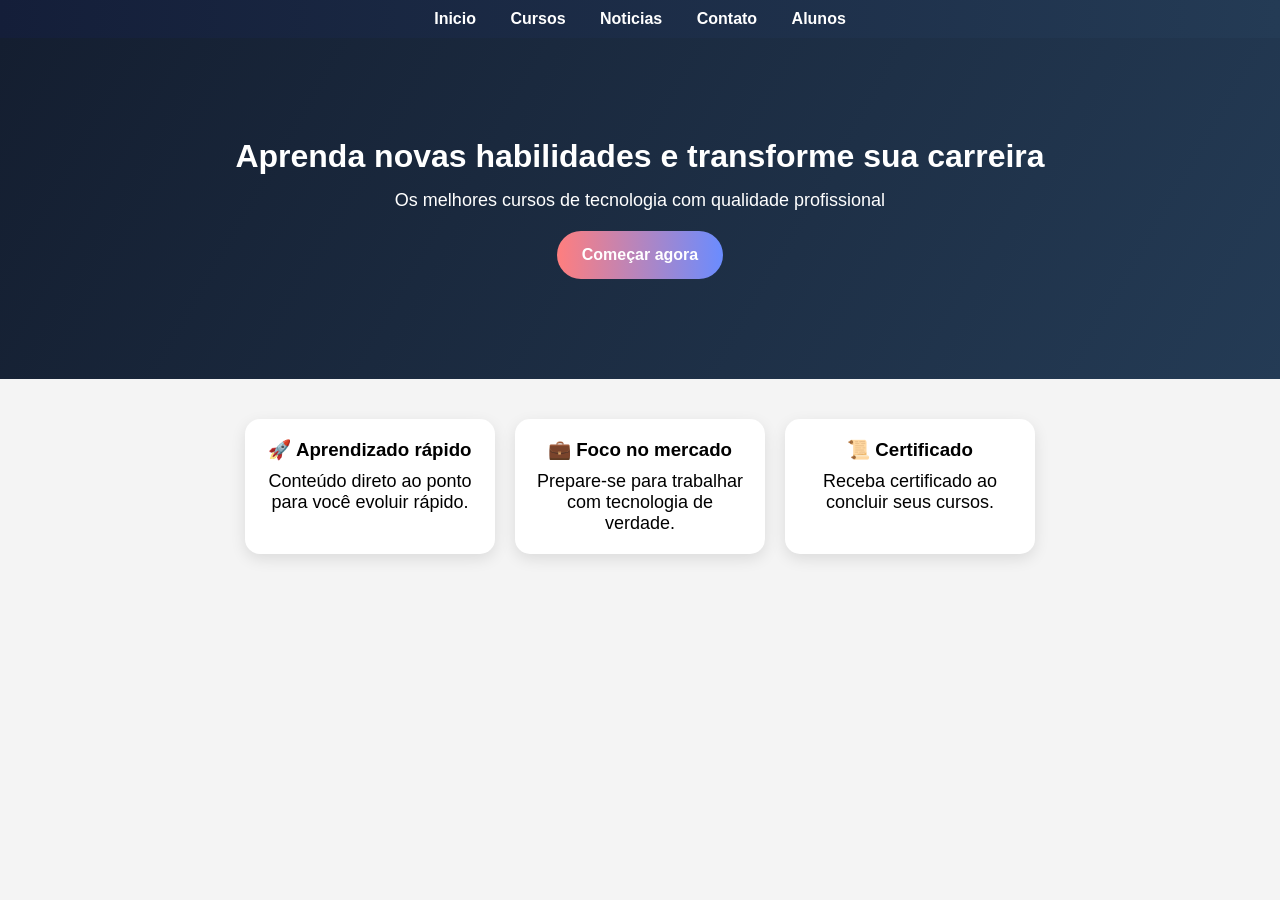
<file: index.html>
<!DOCTYPE html>
<html lang="pt-br">
<head>
<meta charset="UTF-8">
<meta name="viewport" content="width=device-width, initial-scale=1.0">
<title>Portal de Cursos</title>
<link rel="stylesheet" href="style.css">
</head>

<body>

<nav>
<a href="index.html">Inicio</a>
<a href="cursos.html">Cursos</a>
<a href="noticias.html">Noticias</a>
<a href="contato.html">Contato</a>
<a href="alunos.html">Alunos</a>
</nav>

<!-- HERO -->
<div class="hero">

    <h1>Aprenda novas habilidades e transforme sua carreira</h1>
    <p>Os melhores cursos de tecnologia com qualidade profissional</p>

    <a href="cursos.html" class="btn-home">Começar agora</a>

</div>

<!-- BENEFÍCIOS -->
<div class="beneficios">

    <div class="beneficio">
        <h3>🚀 Aprendizado rápido</h3>
        <p>Conteúdo direto ao ponto para você evoluir rápido.</p>
    </div>

    <div class="beneficio">
        <h3>💼 Foco no mercado</h3>
        <p>Prepare-se para trabalhar com tecnologia de verdade.</p>
    </div>

    <div class="beneficio">
        <h3>📜 Certificado</h3>
        <p>Receba certificado ao concluir seus cursos.</p>
    </div>

</div>

</body>
</html>
</file>
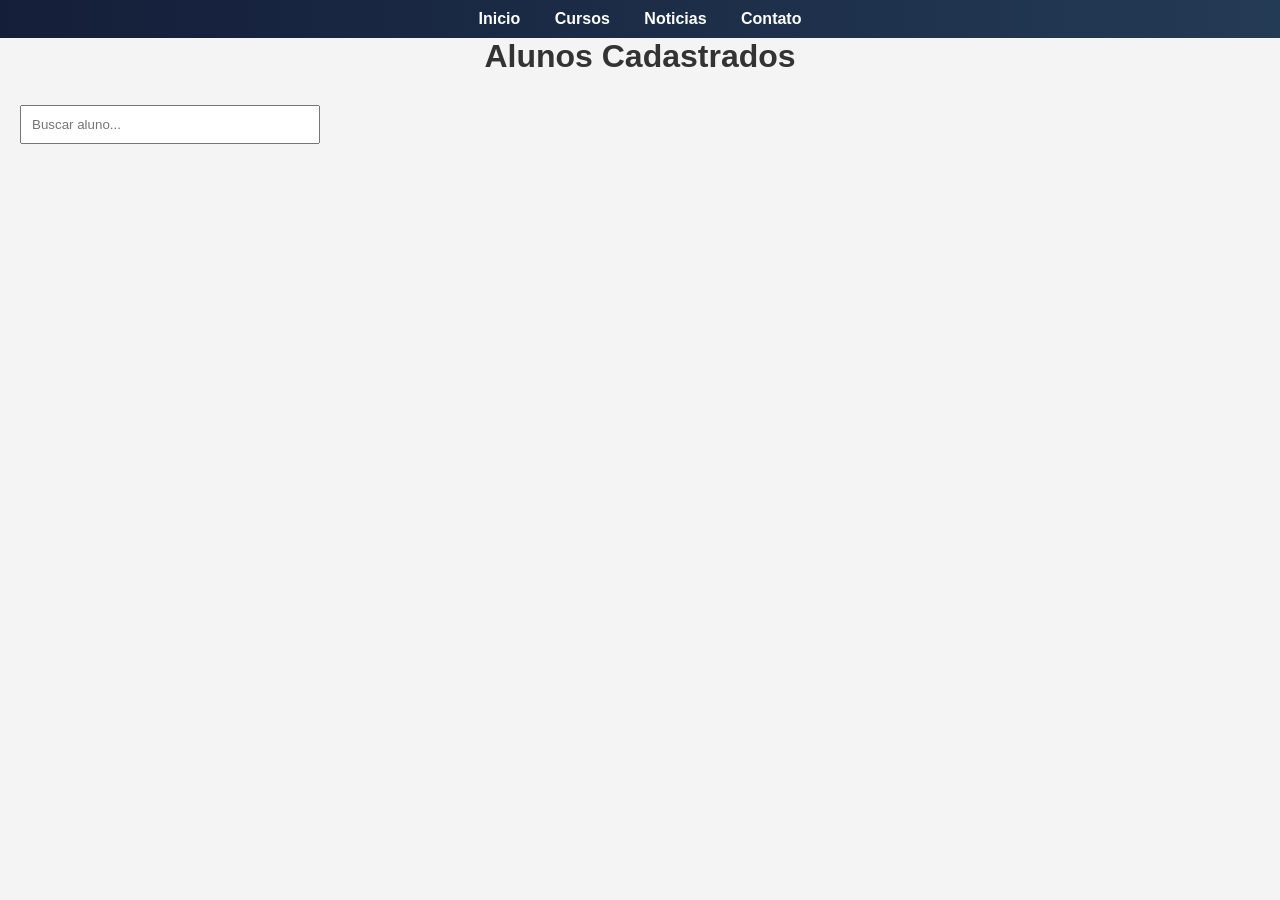
<file: alunos.html>
<!DOCTYPE html>
<html lang="pt-br">
<head>
<meta charset="UTF-8">
<title>Alunos Cadastrados</title>
<link rel="stylesheet" href="style.css">
</head>

<body>

<nav>
<a href="index.html">Inicio</a>
<a href="cursos.html">Cursos</a>
<a href="noticias.html">Noticias</a>
<a href="contato.html">Contato</a>
</nav>

<h1>Alunos Cadastrados</h1>

<input type="text" id="busca" placeholder="Buscar aluno..." style="margin:20px; padding:10px; width:300px;">

<div id="lista-alunos" class="container"></div>

<script>
let alunos = JSON.parse(localStorage.getItem("alunos")) || [];

const lista = document.getElementById("lista-alunos");
const busca = document.getElementById("busca");

function renderizar(filtro="") {
    lista.innerHTML = "";

    alunos
    .filter(aluno => aluno.nome.toLowerCase().includes(filtro.toLowerCase()))
    .forEach((aluno, index) => {

        const div = document.createElement("div");
        div.classList.add("card");

        div.innerHTML = `
            <h2>${aluno.nome}</h2>
            <p><strong>Curso:</strong> ${aluno.curso}</p>
            <p><strong>CPF:</strong> ${aluno.cpf}</p>
            <p><strong>Email:</strong> ${aluno.email}</p>
            <p><strong>Telefone:</strong> ${aluno.telefone}</p>

            <button onclick="editar(${index})">Editar</button>
            <button onclick="excluir(${index})" style="background:red;">Excluir</button>
        `;

        lista.appendChild(div);
    });
}

/* BUSCAR */
busca.addEventListener("input", () => {
    renderizar(busca.value);
});

/* EXCLUIR */
function excluir(index){
    if(confirm("Deseja excluir este aluno?")){
        alunos.splice(index, 1);
        localStorage.setItem("alunos", JSON.stringify(alunos));
        renderizar();
    }
}

/* EDITAR */
function editar(index){
    const aluno = alunos[index];

    const nome = prompt("Nome:", aluno.nome);
    const cpf = prompt("CPF:", aluno.cpf);
    const email = prompt("Email:", aluno.email);
    const telefone = prompt("Telefone:", aluno.telefone);

    if(nome && cpf && email){
        alunos[index] = {
            ...aluno,
            nome,
            cpf,
            email,
            telefone
        };

        localStorage.setItem("alunos", JSON.stringify(alunos));
        renderizar();
    }
}

/* carregar inicial */
renderizar();
</script>

</body>
</html>
</file>
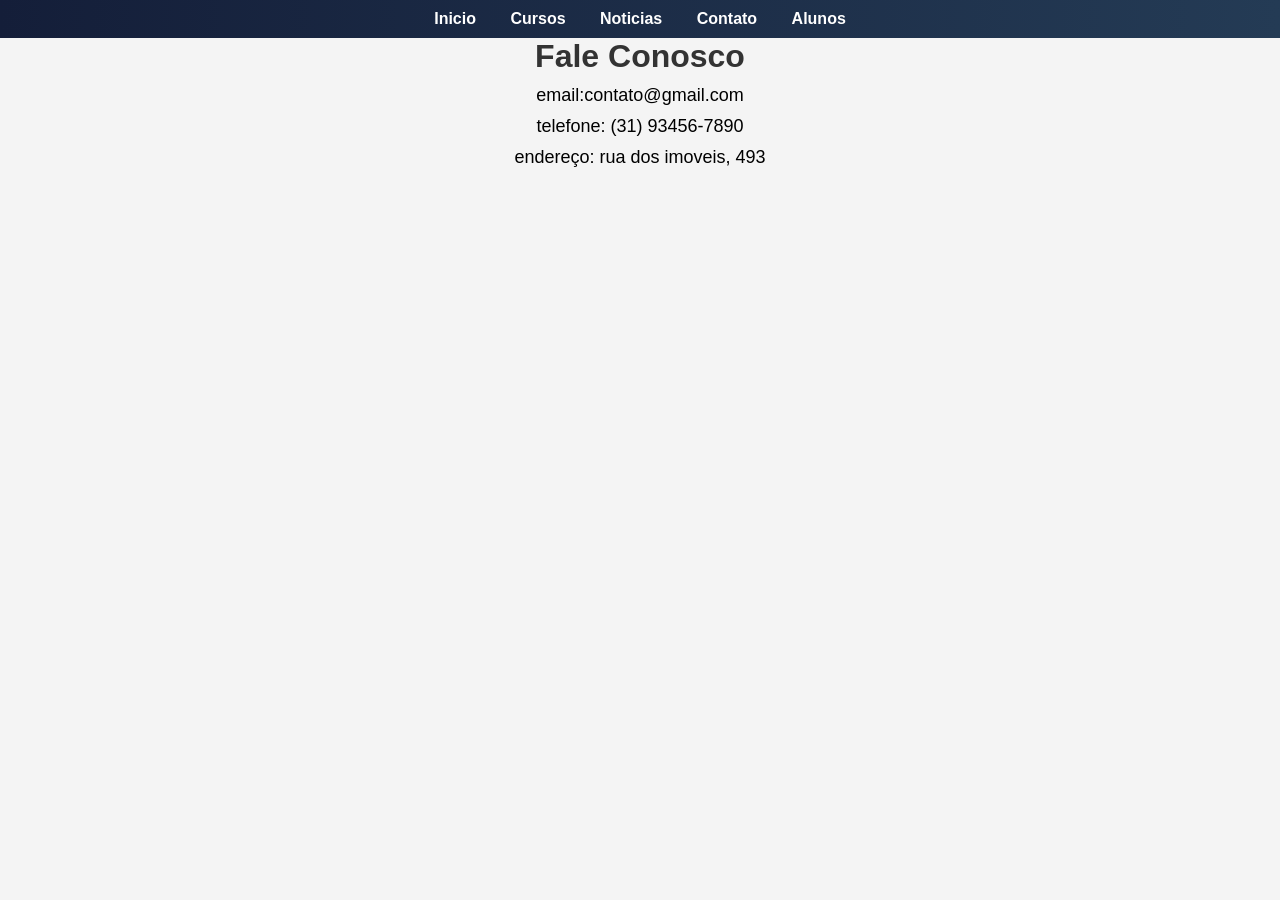
<file: contato.html>
<!DOCTYPE html>
<html lang="pt-br">
<head>
    <meta charset="UTF-8">
    <meta name="viewport" content="width=device-width, initial-scale=1.0">
    <title>Contatos</title>
    <link rel="stylesheet" href="style.css">
</head>
<body>
    <nav>
     <a href="index.html">Inicio</a> 
     <a href="cursos.html">Cursos</a>  
     <a href="Noticias.html">Noticias</a> 
    <a href="contato.html">Contato</a>
    <a href="alunos.html">Alunos</a>
    </nav>

    <h1>Fale Conosco</h1>

    <p>email:contato@gmail.com</p>
    <p>telefone: (31) 93456-7890</p>
    <p>endereço: rua dos imoveis, 493</p>
    
</body>
</html>
</file>
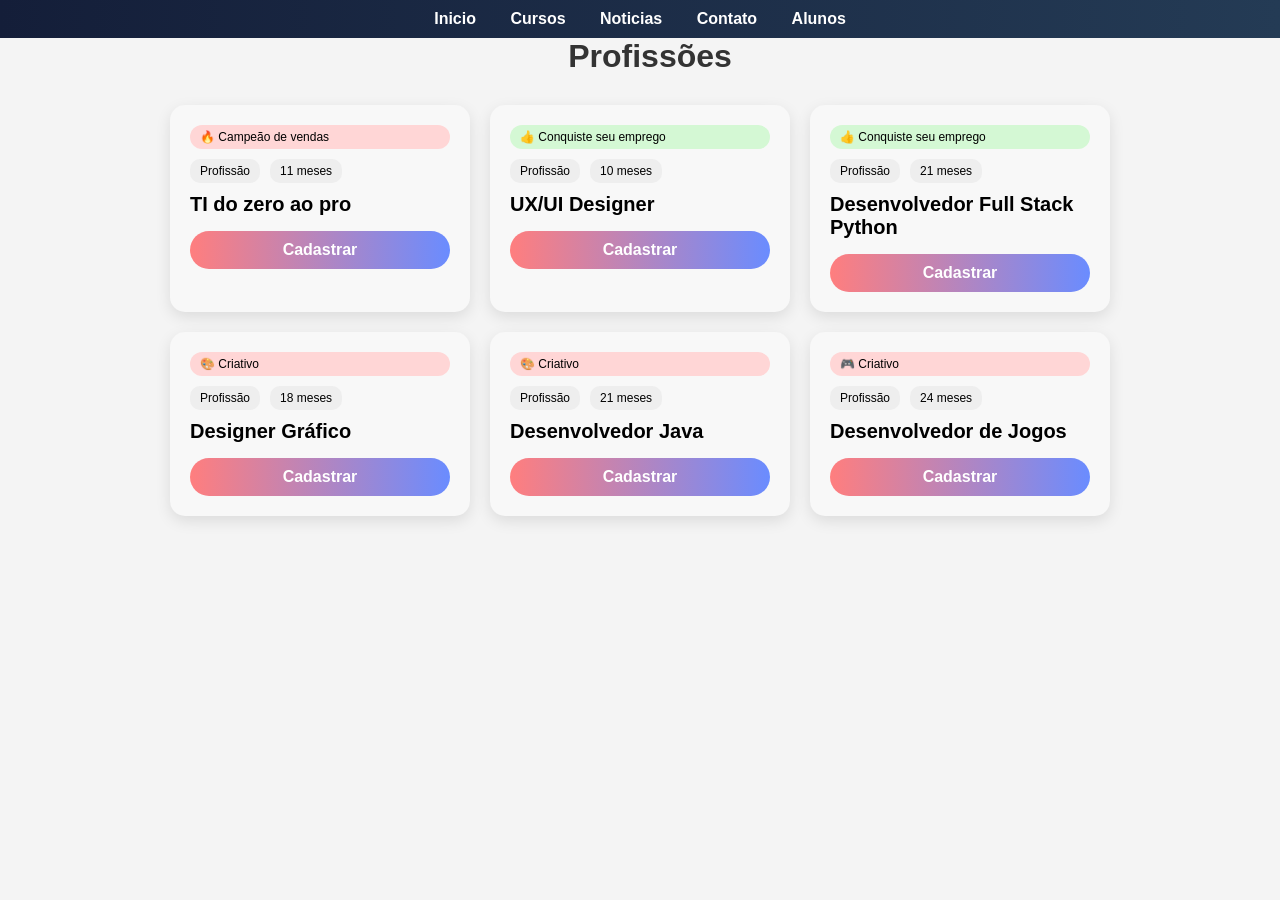
<file: cursos.html>
<!DOCTYPE html>
<html lang="pt-br">
<head>
    <meta charset="UTF-8">
    <meta name="viewport" content="width=device-width, initial-scale=1.0">
    <title>Cursos</title>
    <link rel="stylesheet" href="style.css">
</head>
<body>
    <nav>
     <a href="index.html">Inicio</a> 
     <a href="cursos.html">Cursos</a>  
     <a href="Noticias.html">Noticias</a> 
    <a href="contato.html">Contato</a>
    <a href="alunos.html">Alunos</a>
    </nav>
    <h1 class="titulo">Profissões</h1>

<div class="container">

  <div class="card">
    <div class="badge">🔥 Campeão de vendas</div>
    <div class="info">
      <span>Profissão</span>
      <span>11 meses</span>
    </div>
    <h2>TI do zero ao pro</h2>
    <a href="cadastro.html?curso=TI do zero ao pro" class="btn">Cadastrar</a>
  </div>

  <div class="card">
    <div class="badge verde">👍 Conquiste seu emprego</div>
    <div class="info">
      <span>Profissão</span>
      <span>10 meses</span>
    </div>
    <h2>UX/UI Designer</h2>
    <a href="cadastro.html?curso=UX/UI Designer" class="btn">Cadastrar</a>
  </div>

  <div class="card">
    <div class="badge verde">👍 Conquiste seu emprego</div>
    <div class="info">
      <span>Profissão</span>
      <span>21 meses</span>
    </div>
    <h2>Desenvolvedor Full Stack Python</h2>
    <a href="cadastro.html?curso=Desenvolvedor Full Stack Python" class="btn">Cadastrar</a>
  </div>

  <div class="card">
    <div class="badge">🎨 Criativo</div>
    <div class="info">
      <span>Profissão</span>
      <span>18 meses</span>
    </div>
    <h2>Designer Gráfico</h2>
    <a href="cadastro.html?curso=Designer Gráfico" class="btn">Cadastrar</a>
  </div>

  <div class="card">
    <div class="badge">🎨 Criativo</div>
    <div class="info">
      <span>Profissão</span>
      <span>21 meses</span>
    </div>
    <h2>Desenvolvedor Java</h2>
    <a href="cadastro.html?curso=Desenvolvedor Java" class="btn">Cadastrar</a>
  </div>

  
  <div class="card">
    <div class="badge">🎮 Criativo</div>
    <div class="info">
      <span>Profissão</span>
      <span>24 meses</span>
    </div>
    <h2>Desenvolvedor de Jogos</h2>
    <a href="cadastro.html?curso=Desenvolvedor de Jogos" class="btn">Cadastrar</a>
  </div>

</div>
</body> 
</html>
</file>
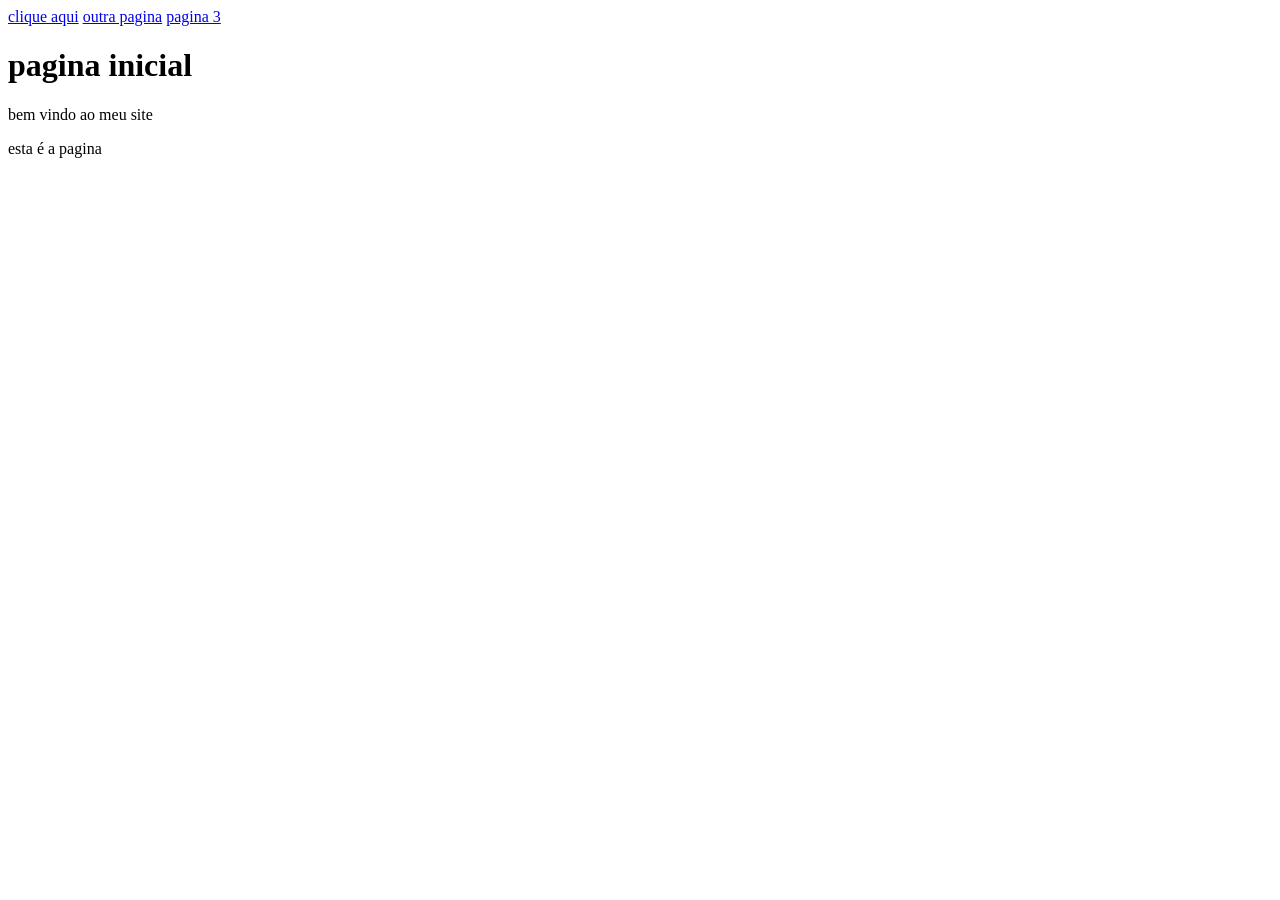
<file: indexx.html>
<!DOCTYPE html>
<html lang="pt-br">
<head>
    <meta charset="UTF-8">
    <meta name="viewport" content="width=device-width, initial-scale=1.0">
    <title>meu site</title>
</head>
<body>
<a href="pagina1.html">clique aqui</a>
<a href="pagina2.html">outra pagina</a>
<a href="pagina3.html">pagina 3</a>

<h1>pagina inicial</h1>
<p>bem vindo ao meu site</p>
<p>esta é a pagina </p>
</body>
</html>
</file>
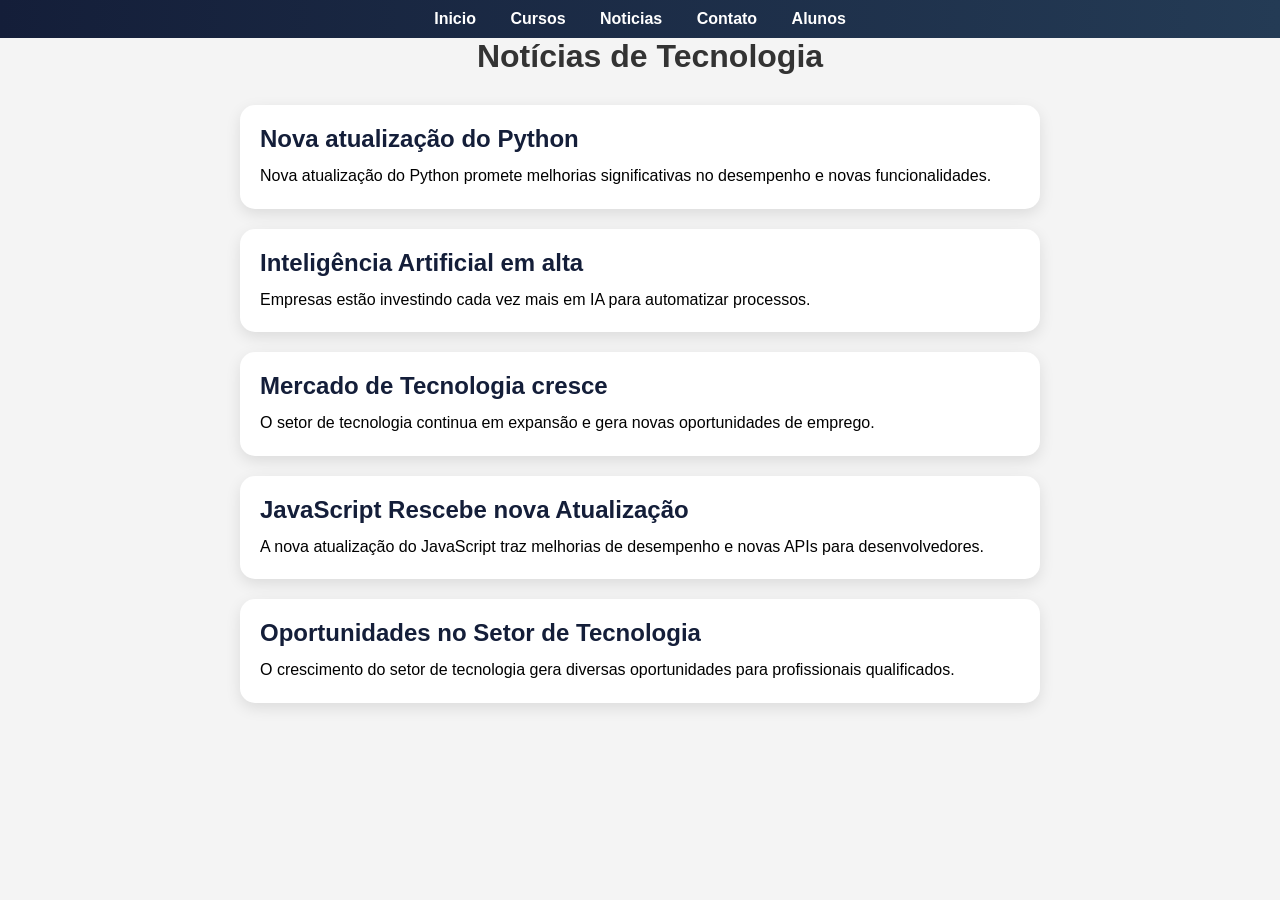
<file: noticias.html>
<!DOCTYPE html>
<html lang="pt-br">
<head>
<meta charset="UTF-8">
<title>Notícias</title>
<link rel="stylesheet" href="style.css">
</head>

<body>

<nav>
<a href="index.html">Inicio</a>
<a href="cursos.html">Cursos</a>
<a href="noticias.html">Noticias</a>
<a href="contato.html">Contato</a>
<a href="alunos.html">Alunos</a>
</nav>

<h1 class="titulo">Notícias de Tecnologia</h1>

<div class="container-noticias">

    <div class="noticia">
        <h2>Nova atualização do Python</h2>
        <p>Nova atualização do Python promete melhorias significativas no desempenho e novas funcionalidades.</p>
    </div>

    <div class="noticia">
        <h2>Inteligência Artificial em alta</h2>
        <p>Empresas estão investindo cada vez mais em IA para automatizar processos.</p>
    </div>

    <div class="noticia">
        <h2>Mercado de Tecnologia cresce</h2>
        <p>O setor de tecnologia continua em expansão e gera novas oportunidades de emprego.</p>
    </div>

    <div class="noticia">
        <h2>JavaScript Rescebe nova Atualização</h2>
        <p>A nova atualização do JavaScript traz melhorias de desempenho e novas APIs para desenvolvedores.</p>
    </div>

    <div class="noticia">
        <h2>Oportunidades no Setor de Tecnologia</h2>
        <p>O crescimento do setor de tecnologia gera diversas oportunidades para profissionais qualificados.</p>
    </div>

</div>

</body>
</html>
</file>
<file: style.css>
/* RESET */
* {
    margin: 0;
    padding: 0;
    box-sizing: border-box;
}

/* BODY */
body {
    font-family: Arial, sans-serif;
    background-color: #f4f4f4;
}

/* NAV */
nav {
    background: linear-gradient(90deg, #141e39, #243b55);
    padding: 10px;
    text-align: center;
}

nav a {
    color: white;
    text-decoration: none;
    margin: 0 15px;
    font-weight: bold;
}

nav a:hover {
    color: #00c3ff;
}

/* TITULOS */
h1 {
    text-align: center;
    color: #333;
    margin-bottom: 10px;
}

p {
    text-align: center;
    font-size: 18px;
    margin-top: 10px;
}

.titulo {
    margin-left: 20px;
}

/* CONTAINER (mantido igual) */
.container {
    display: flex;
    justify-content: center;
    flex-wrap: wrap;
    gap: 20px;
    padding: 20px;
}

/* CARDS */
.card {
    background: #f8f8f8;
    width: 300px;
    padding: 20px;
    border-radius: 15px;
    box-shadow: 0 5px 15px rgba(0,0,0,0.1);
    transition: 0.3s;
}

.card:hover {
    transform: translateY(-5px);
}

.badge {
    background: #ffd6d6;
    padding: 5px 10px;
    border-radius: 20px;
    font-size: 12px;
    margin-bottom: 10px;
}

.badge.verde {
    background: #d4f8d4;
}

.info {
    display: flex;
    gap: 10px;
    margin-bottom: 10px;
}

.info span {
    background: #eee;
    padding: 5px 10px;
    border-radius: 10px;
    font-size: 12px;
}

.card h2 {
    font-size: 20px;
    margin: 10px 0;
}

/* BOTÃO DOS CARDS */
.btn {
    display: block;
    margin-top: 15px;
    padding: 10px;
    text-align: center;
    border-radius: 20px;
    background: linear-gradient(90deg, #ff7e7e, #6a8cff);
    color: white;
    font-weight: bold;
    text-decoration: none;
}

.btn:hover {
    opacity: 0.9;
}

/* FORMULÁRIO (mantido simples, sem mexer no layout) */
.card-form {
    width: 350px;
    padding: 25px;
    border-radius: 20px;
    background: #cfcbe6;
}

/* INPUTS */
form input {
    width: 100%;
    padding: 12px;
    margin: 8px 0;
    border-radius: 10px;
    border: none;
}

/* CAMPO CURSO */
#curso {
    background: #ddd;
    font-weight: bold;
}

/* TELEFONE */
.telefone {
    display: flex;
    align-items: center;
    background: white;
    border-radius: 10px;
    padding: 5px;
    margin: 8px 0;
}

.telefone span {
    margin: 0 10px;
}

.telefone input {
    border: none;
    outline: none;
    width: 100%;
}

/* BOTÃO FORM */
button {
    width: 100%;
    padding: 15px;
    margin-top: 10px;
    border: none;
    border-radius: 30px;
    background: #141e39;
    color: white;
    font-size: 16px;
    font-weight: bold;
    cursor: pointer;
}

.pagina-cadastro {
    background: #e5e5e5;
}

/* cria um espaço abaixo do menu */
.card-form {
    margin: 50px auto; /* centraliza horizontalmente */
    width: 350px;
}


/* CONTAINER DAS NOTÍCIAS */
.container-noticias {
    max-width: 800px;
    margin: 30px auto;
    display: flex;
    flex-direction: column;
    gap: 20px;
}

/* CARD DE NOTÍCIA */
.noticia {
    background: white;
    padding: 20px;
    border-radius: 15px;
    box-shadow: 0 5px 15px rgba(0,0,0,0.1);
}

/* TITULO DA NOTÍCIA */
.noticia h2 {
    margin-bottom: 10px;
    color: #141e39;
}

/* TEXTO */
.noticia p {
    font-size: 16px;
    line-height: 1.6;
    text-align: left;
}

/* HERO */
.hero {
    text-align: center;
    padding: 100px 20px;
    background: linear-gradient(120deg, #141e30, #243b55);
    color: white;
}

.hero h1 {
    font-size: 32px;
    margin-bottom: 15px;
    color: white;
}

.hero p {
    font-size: 18px;
    margin-bottom: 20px;
}

/* BOTÃO */
.btn-home {
    display: inline-block;
    padding: 15px 25px;
    border-radius: 30px;
    background: linear-gradient(90deg, #ff7e7e, #6a8cff);
    color: white;
    font-weight: bold;
    text-decoration: none;
}

/* BENEFÍCIOS */
.beneficios {
    display: flex;
    justify-content: center;
    gap: 20px;
    padding: 40px;
    flex-wrap: wrap;
}

.beneficio {
    background: white;
    width: 250px;
    padding: 20px;
    border-radius: 15px;
    text-align: center;
    box-shadow: 0 5px 15px rgba(0,0,0,0.1);
}
</file>
